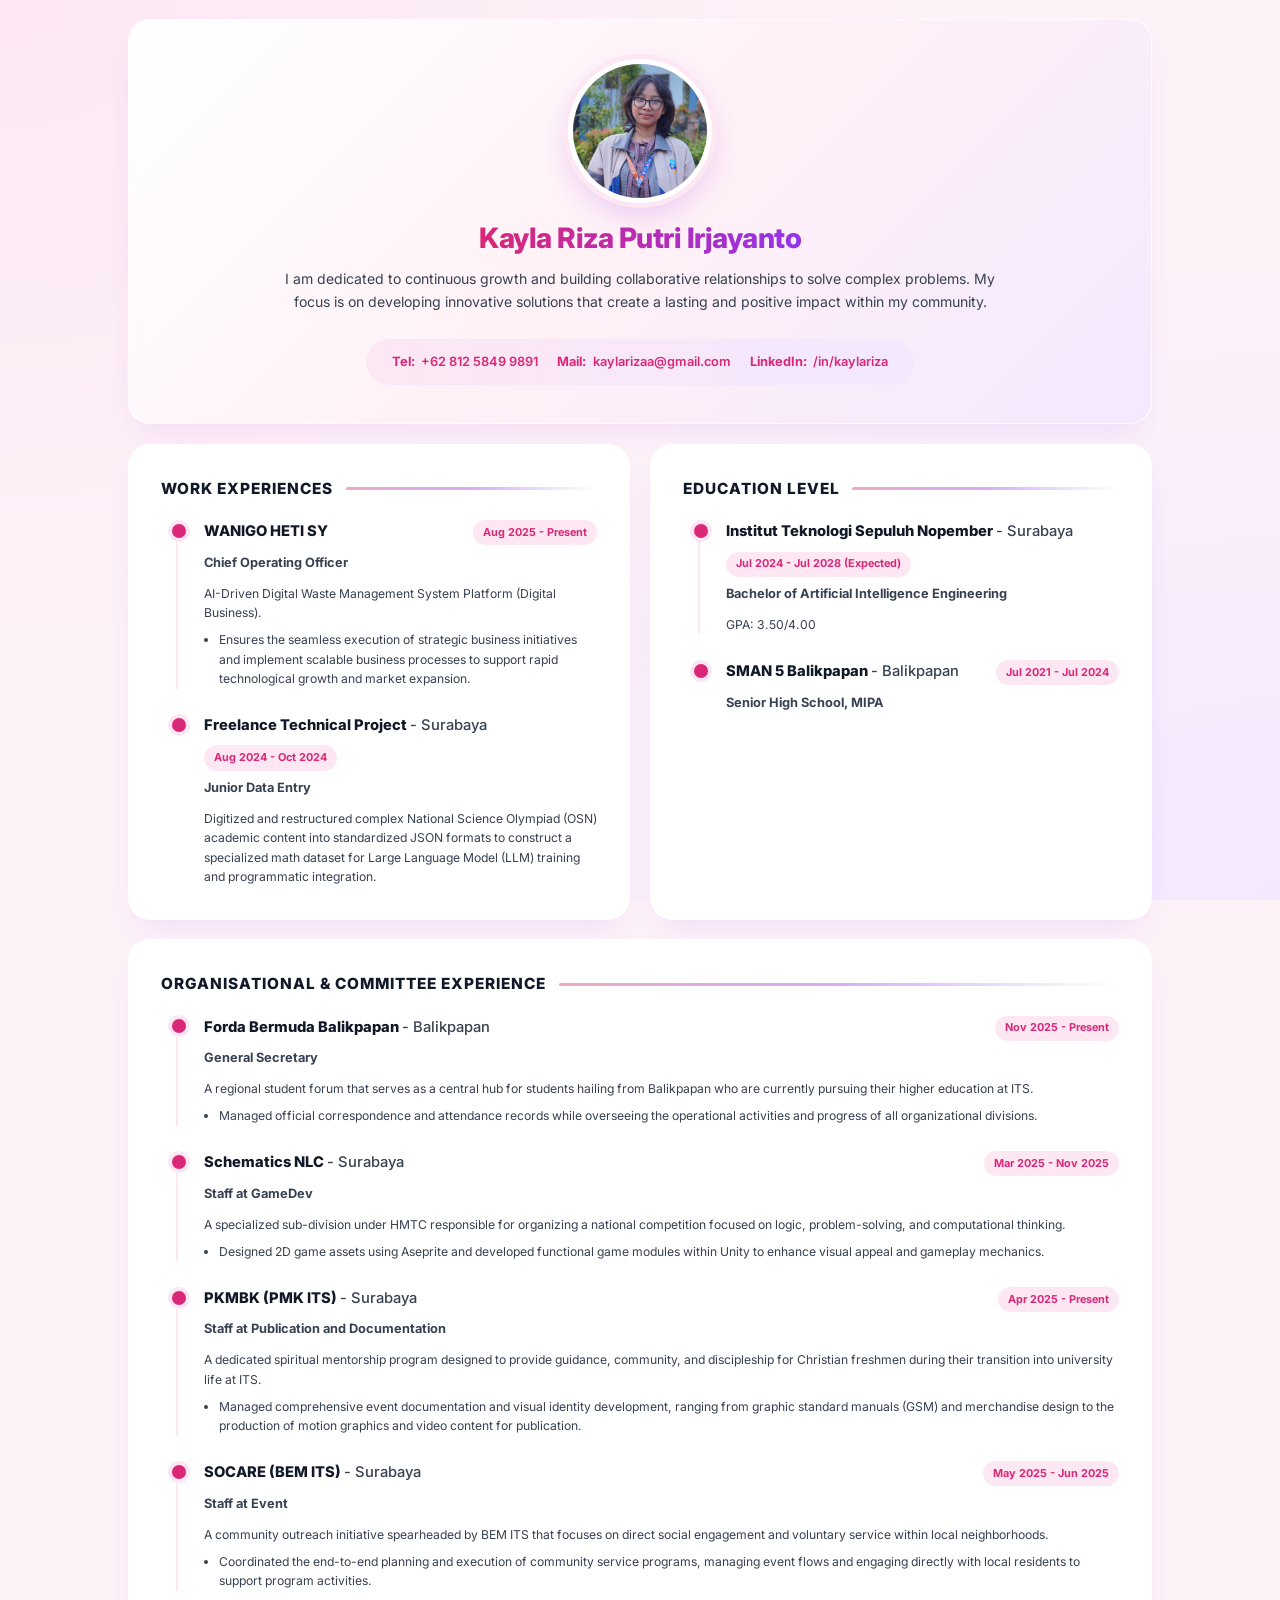
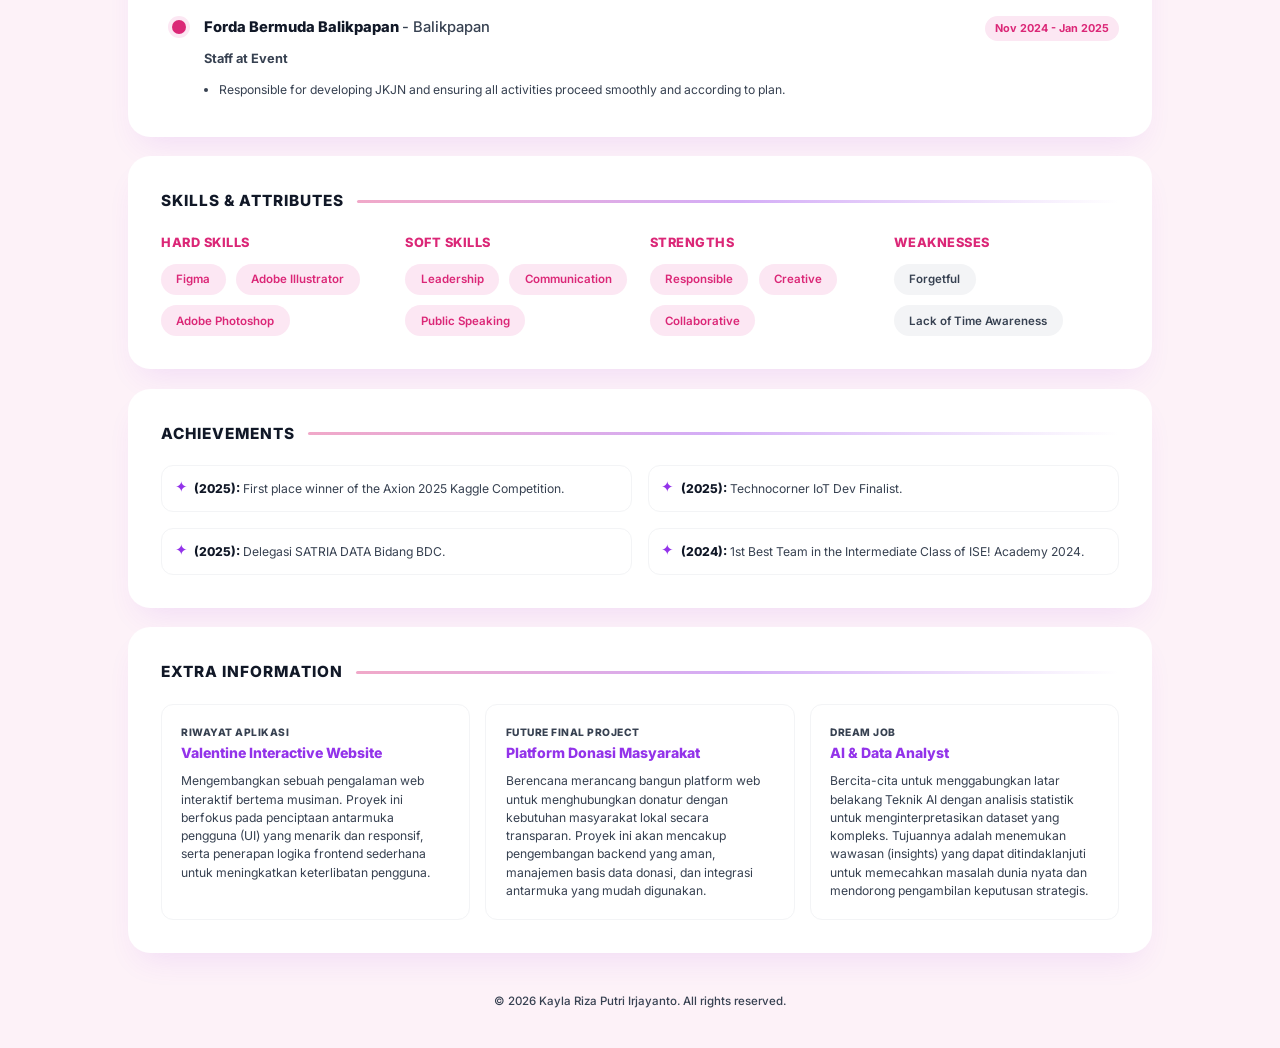
<file: Pertemuan-01/index.html>
<!DOCTYPE html>
<html lang="en">
<head>
    <meta charset="UTF-8">
    <meta name="viewport" content="width=device-width, initial-scale=1.0">
    <title>Professional CV - Kayla Riza Putri Irjayanto</title>
    <link href="https://fonts.googleapis.com/css2?family=Inter:wght@300;400;500;600;700;800&display=swap" rel="stylesheet">
    <link rel="stylesheet" href="style.css">
</head>
<body>

<div class="main-container">
    <header class="card profile-header animate-up">
        <img src="Foto.jpeg" alt="Kayla Riza Putri Irjayanto" class="profile-img" onerror="this.src='https://via.placeholder.com/220/fce7f3/db2777?text=KR'">
        <h1>Kayla Riza Putri Irjayanto</h1>
        <p class="bio">
            I am dedicated to continuous growth and building collaborative relationships to solve complex problems. My focus is on developing innovative solutions that create a lasting and positive impact within my community.
        </p>
        <div class="contact-box">
            <a href="tel:+6281258499891" class="contact-link">
                <strong>Tel:</strong> +62 812 5849 9891
            </a>
            <a href="mailto:kaylarizaa@gmail.com" class="contact-link">
                <strong>Mail:</strong> kaylarizaa@gmail.com
            </a>
            <a href="https://www.linkedin.com/in/kaylariza" target="_blank" class="contact-link">
                <strong>LinkedIn:</strong> /in/kaylariza
            </a>
        </div>
    </header>

    <div class="layout-grid">
        <section class="card animate-up" style="transition-delay: 0.1s;">
            <h2 class="section-title">Work Experiences</h2>
            <div class="timeline">
                <div class="timeline-item">
                    <div class="item-header">
                        <span class="item-title">WANIGO HETI SY</span>
                        <span class="item-date">Aug 2025 - Present</span>
                    </div>
                    <div class="item-subtitle">Chief Operating Officer</div>
                    <div class="item-desc">
                        <p>AI-Driven Digital Waste Management System Platform (Digital Business).</p>
                        <ul>
                            <li>Ensures the seamless execution of strategic business initiatives and implement scalable business processes to support rapid technological growth and market expansion.</li>
                        </ul>
                    </div>
                </div>
                <div class="timeline-item">
                    <div class="item-header">
                        <span class="item-title">Freelance Technical Project <span class="item-location">- Surabaya</span></span>
                        <span class="item-date">Aug 2024 - Oct 2024</span>
                    </div>
                    <div class="item-subtitle">Junior Data Entry</div>
                    <p class="item-desc">
                        Digitized and restructured complex National Science Olympiad (OSN) academic content into standardized JSON formats to construct a specialized math dataset for Large Language Model (LLM) training and programmatic integration.
                    </p>
                </div>
            </div>
        </section>

        <section class="card animate-up" style="transition-delay: 0.2s;">
            <h2 class="section-title">Education Level</h2>
            <div class="timeline">
                <div class="timeline-item">
                    <div class="item-header">
                        <span class="item-title">Institut Teknologi Sepuluh Nopember <span class="item-location">- Surabaya</span></span>
                        <span class="item-date">Jul 2024 - Jul 2028 (Expected)</span>
                    </div>
                    <div class="item-subtitle">Bachelor of Artificial Intelligence Engineering</div>
                    <p class="item-desc">GPA: 3.50/4.00</p>
                </div>
                <div class="timeline-item">
                    <div class="item-header">
                        <span class="item-title">SMAN 5 Balikpapan <span class="item-location">- Balikpapan</span></span>
                        <span class="item-date">Jul 2021 - Jul 2024</span>
                    </div>
                    <div class="item-subtitle">Senior High School, MIPA</div>
                </div>
            </div>
        </section>
    </div>

    <section class="card animate-up" style="transition-delay: 0.3s;">
        <h2 class="section-title">Organisational & Committee Experience</h2>
        <div class="timeline">
            <div class="timeline-item">
                <div class="item-header">
                    <span class="item-title">Forda Bermuda Balikpapan <span class="item-location">- Balikpapan</span></span>
                    <span class="item-date">Nov 2025 - Present</span>
                </div>
                <div class="item-subtitle">General Secretary</div>
                <div class="item-desc">
                    <p>A regional student forum that serves as a central hub for students hailing from Balikpapan who are currently pursuing their higher education at ITS.</p>
                    <ul>
                        <li>Managed official correspondence and attendance records while overseeing the operational activities and progress of all organizational divisions.</li>
                    </ul>
                </div>
            </div>
            <div class="timeline-item">
                <div class="item-header">
                    <span class="item-title">Schematics NLC <span class="item-location">- Surabaya</span></span>
                    <span class="item-date">Mar 2025 - Nov 2025</span>
                </div>
                <div class="item-subtitle">Staff at GameDev</div>
                <div class="item-desc">
                    <p>A specialized sub-division under HMTC responsible for organizing a national competition focused on logic, problem-solving, and computational thinking.</p>
                    <ul>
                        <li>Designed 2D game assets using Aseprite and developed functional game modules within Unity to enhance visual appeal and gameplay mechanics.</li>
                    </ul>
                </div>
            </div>
            <div class="timeline-item">
                <div class="item-header">
                    <span class="item-title">PKMBK (PMK ITS) <span class="item-location">- Surabaya</span></span>
                    <span class="item-date">Apr 2025 - Present</span>
                </div>
                <div class="item-subtitle">Staff at Publication and Documentation</div>
                <div class="item-desc">
                    <p>A dedicated spiritual mentorship program designed to provide guidance, community, and discipleship for Christian freshmen during their transition into university life at ITS.</p>
                    <ul>
                        <li>Managed comprehensive event documentation and visual identity development, ranging from graphic standard manuals (GSM) and merchandise design to the production of motion graphics and video content for publication.</li>
                    </ul>
                </div>
            </div>
            <div class="timeline-item">
                <div class="item-header">
                    <span class="item-title">SOCARE (BEM ITS) <span class="item-location">- Surabaya</span></span>
                    <span class="item-date">May 2025 - Jun 2025</span>
                </div>
                <div class="item-subtitle">Staff at Event</div>
                <div class="item-desc">
                    <p>A community outreach initiative spearheaded by BEM ITS that focuses on direct social engagement and voluntary service within local neighborhoods.</p>
                    <ul>
                        <li>Coordinated the end-to-end planning and execution of community service programs, managing event flows and engaging directly with local residents to support program activities.</li>
                    </ul>
                </div>
            </div>
            <div class="timeline-item">
                <div class="item-header">
                    <span class="item-title">Forda Bermuda Balikpapan <span class="item-location">- Balikpapan</span></span>
                    <span class="item-date">Nov 2024 - Jan 2025</span>
                </div>
                <div class="item-subtitle">Staff at Event</div>
                <div class="item-desc">
                    <ul>
                        <li>Responsible for developing JKJN and ensuring all activities proceed smoothly and according to plan.</li>
                    </ul>
                </div>
            </div>
        </div>
    </section>

    <section class="card animate-up" style="transition-delay: 0.4s;">
        <h2 class="section-title">Skills & Attributes</h2>
        <div class="skills-grid">
            <div class="skills-category">
                <h3>Hard Skills</h3>
                <div class="tags">
                    <span class="tag">Figma</span>
                    <span class="tag">Adobe Illustrator</span>
                    <span class="tag">Adobe Photoshop</span>
                </div>
            </div>
            <div class="skills-category">
                <h3>Soft Skills</h3>
                <div class="tags">
                    <span class="tag">Leadership</span>
                    <span class="tag">Communication</span>
                    <span class="tag">Public Speaking</span>
                </div>
            </div>
            <div class="skills-category">
                <h3>Strengths</h3>
                <div class="tags">
                    <span class="tag">Responsible</span>
                    <span class="tag">Creative</span>
                    <span class="tag">Collaborative</span>
                </div>
            </div>
            <div class="skills-category">
                <h3>Weaknesses</h3>
                <div class="tags">
                    <span class="tag neutral">Forgetful</span>
                    <span class="tag neutral">Lack of Time Awareness</span>
                </div>
            </div>
        </div>
    </section>

    <section class="card animate-up" style="transition-delay: 0.5s;">
        <h2 class="section-title">Achievements</h2>
        <ul class="achievements-list">
            <li><strong>(2025):</strong> First place winner of the Axion 2025 Kaggle Competition.</li>
            <li><strong>(2025):</strong> Technocorner IoT Dev Finalist.</li>
            <li><strong>(2025):</strong> Delegasi SATRIA DATA Bidang BDC.</li>
            <li><strong>(2024):</strong> 1st Best Team in the Intermediate Class of ISE! Academy 2024.</li>
        </ul>
    </section>

    <section class="card animate-up" style="transition-delay: 0.6s;">
        <h2 class="section-title">Extra Information</h2>
        <div class="extra-grid">
            <div class="extra-card">
                <span class="extra-label">Riwayat Aplikasi</span>
                <span class="extra-value">Valentine Interactive Website</span>
                <p class="extra-detail">
                    Mengembangkan sebuah pengalaman web interaktif bertema musiman. Proyek ini berfokus pada penciptaan antarmuka pengguna (UI) yang menarik dan responsif, serta penerapan logika frontend sederhana untuk meningkatkan keterlibatan pengguna.
                </p>
            </div>
            <div class="extra-card">
                <span class="extra-label">Future Final Project</span>
                <span class="extra-value">Platform Donasi Masyarakat</span>
                <p class="extra-detail">
                    Berencana merancang bangun platform web untuk menghubungkan donatur dengan kebutuhan masyarakat lokal secara transparan. Proyek ini akan mencakup pengembangan backend yang aman, manajemen basis data donasi, dan integrasi antarmuka yang mudah digunakan.
                </p>
            </div>
            <div class="extra-card">
                <span class="extra-label">Dream Job</span>
                <span class="extra-value">AI & Data Analyst</span>
                <p class="extra-detail">
                    Bercita-cita untuk menggabungkan latar belakang Teknik AI dengan analisis statistik untuk menginterpretasikan dataset yang kompleks. Tujuannya adalah menemukan wawasan (insights) yang dapat ditindaklanjuti untuk memecahkan masalah dunia nyata dan mendorong pengambilan keputusan strategis.
                </p>
            </div>
        </div>
    </section>

    <footer class="footer animate-up" style="transition-delay: 0.7s;">
        © 2026 Kayla Riza Putri Irjayanto. All rights reserved.
    </footer>
</div>

<script>
    document.addEventListener("DOMContentLoaded", function() {
        const observerOptions = {
            root: null,
            rootMargin: '0px',
            threshold: 0.15
        };

        const observer = new IntersectionObserver((entries, observer) => {
            entries.forEach((entry) => {
                if (entry.isIntersecting) {
                    entry.target.classList.add('is-visible');
                    observer.unobserve(entry.target);
                }
            });
        }, observerOptions);

        const animatedElements = document.querySelectorAll('.animate-up');
        animatedElements.forEach((el) => observer.observe(el));
    });
</script>

</body>
</html>
</file>
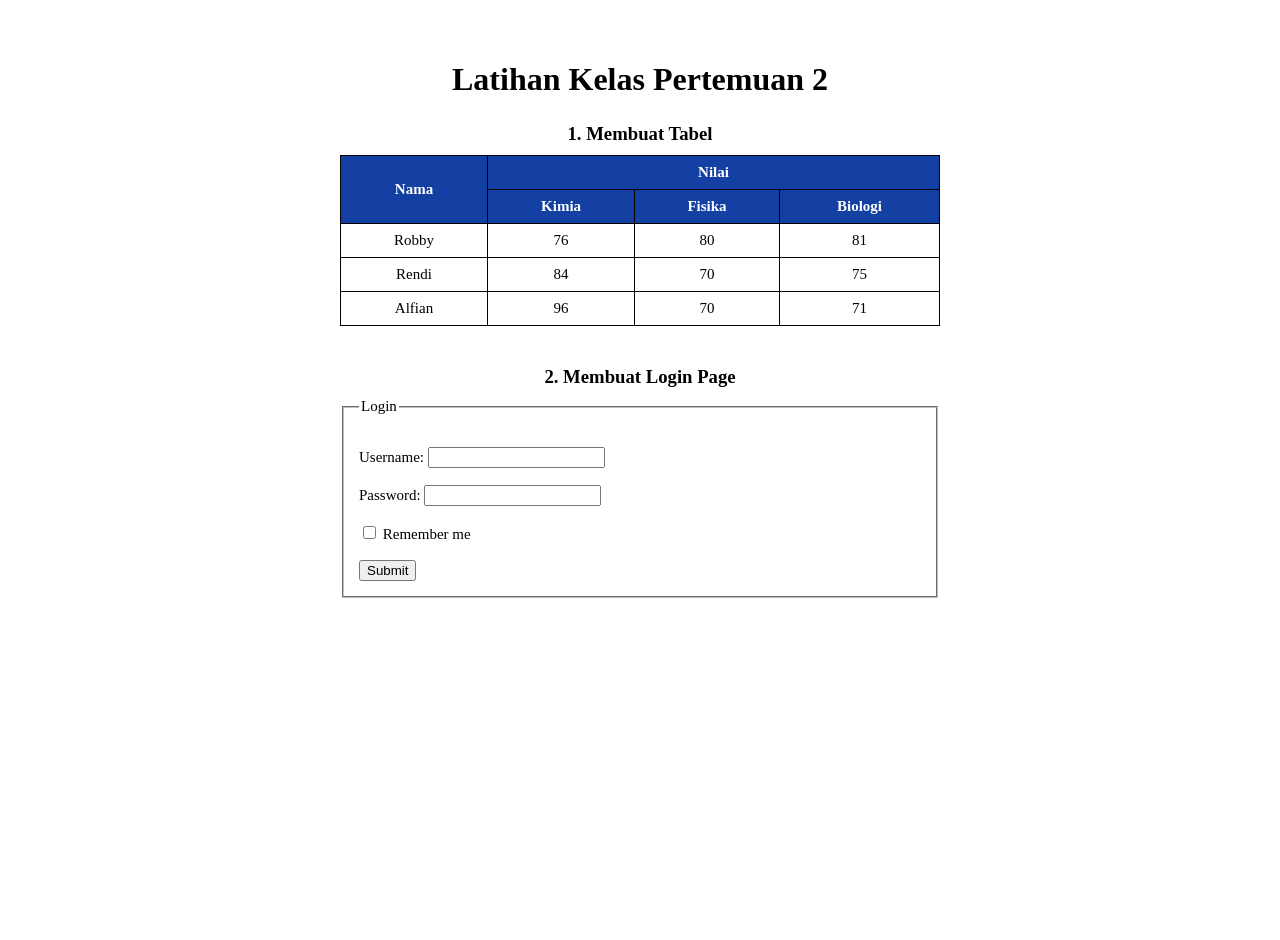
<file: Pertemuan-02/index.html>
<!DOCTYPE html>
<html lang="en">
<head>
<meta charset="UTF-8">
<meta name="viewport" content="width=device-width, initial-scale=1.0">
<title>Latihan Kelas Pertemuan 2</title>
<style>
    body {
        display: flex;
        flex-direction: column;
        align-items: center;
        padding-top: 40px;
        min-height: 100vh;
        margin: 0;
        font-family: 'Times New Roman', Times, serif;
    }
    h1 {
        margin-bottom: 5px;
    }
    h3 {
        margin-top: 20px;
        margin-bottom: 10px;
    }
    table {
        min-width: 600px;
        font-size: 15px;
        margin-bottom: 20px;
    }
    table, th, td {
        border: 1px solid black;
        border-collapse: collapse;
        padding: 8px;
        text-align: center;
    }
    form {
        width: 100%;
        max-width: 600px;
    }
    fieldset {
        font-size: 15px;
        padding: 15px;
    }
</style>
</head>
<body>

    <h1>Latihan Kelas Pertemuan 2</h1>
    
    <h3>1. Membuat Tabel</h3>
    <table>
        <tr style="background-color: rgb(20, 63, 163); color: white;">
            <th rowspan="2">Nama</th>
            <th colspan="3">Nilai</th>
        </tr>
        <tr style="background-color: rgb(20, 63, 163); color: white;">
            <th>Kimia</th>
            <th>Fisika</th>
            <th>Biologi</th>
        </tr>
        <tr>
            <td>Robby</td>
            <td>76</td>
            <td>80</td>
            <td>81</td>
        </tr>
        <tr>
            <td>Rendi</td>
            <td>84</td>
            <td>70</td>
            <td>75</td>
        </tr>
        <tr>
            <td>Alfian</td>
            <td>96</td>
            <td>70</td>
            <td>71</td>
        </tr>
    </table>

    <h3>2. Membuat Login Page</h3>
    <form onsubmit="alert('anda telah login'); return false;">
        <fieldset>
            <legend>Login</legend><br>
            <label for="fname">Username:</label>
            <input type="text" id="fname" name="fname" minlength="5"><br><br>
            
            <label for="lname">Password:</label>
            <input type="password" id="lname" name="lname" minlength="8" required><br><br>
            
            <input type="checkbox" id="remember" name="remember">
            <label for="remember">Remember me</label><br><br>
            
            <input type="submit" value="Submit">
        </fieldset>
    </form>

</body>
</html>
</file>
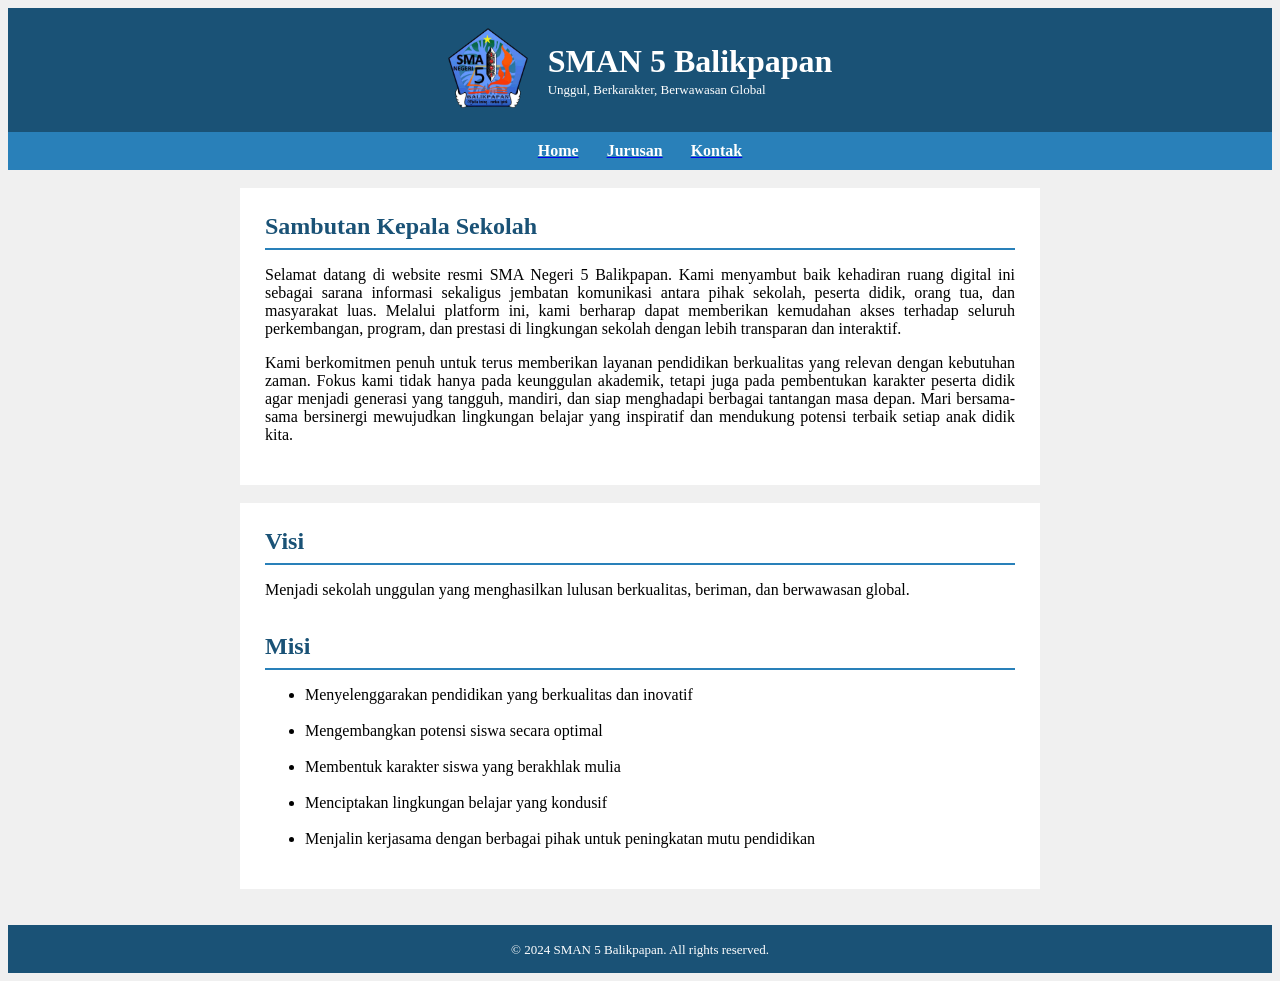
<file: Pertemuan-03/index.html>
<!DOCTYPE html>
<html lang="id">
<head>
    <meta charset="UTF-8">
    <meta name="viewport" content="width=device-width, initial-scale=1.0">
    <title>SMAN 5 Balikpapan</title>
</head>
<body bgcolor="#f0f0f0">

    <!-- Header -->
    <table width="100%" bgcolor="#1a5276" cellpadding="20" cellspacing="0">
        <tr>
            <td align="center">
                <table cellpadding="0" cellspacing="0">
                    <tr>
                        <td valign="middle">
                            <img src="assets/logo.png" alt="Logo SMAN 5 Balikpapan" width="80" height="80">
                        </td>
                        <td valign="middle" width="20"></td>
                        <td valign="middle">
                            <font color="white" size="6"><b>SMAN 5 Balikpapan</b></font><br>
                            <font color="white" size="2">Unggul, Berkarakter, Berwawasan Global</font>
                        </td>
                    </tr>
                </table>
            </td>
        </tr>
    </table>

    <!-- Navigation -->
    <table width="100%" bgcolor="#2980b9" cellpadding="10" cellspacing="0">
        <tr>
            <td align="center">
                <a href="index.html"><font color="white" size="3"><b>Home</b></font></a>
                &nbsp;&nbsp;&nbsp;&nbsp;&nbsp;
                <a href="jurusan.html"><font color="white" size="3"><b>Jurusan</b></font></a>
                &nbsp;&nbsp;&nbsp;&nbsp;&nbsp;
                <a href="kontak.html"><font color="white" size="3"><b>Kontak</b></font></a>
            </td>
        </tr>
    </table>

    <br>

    <!-- Main Content -->
    <center>
        <table width="800" bgcolor="white" cellpadding="25" cellspacing="0" border="0">
            <tr>
                <td>
                    <font size="5" color="#1a5276"><b>Sambutan Kepala Sekolah</b></font>
                    <hr color="#2980b9" size="2">
                    <p align="justify">
                        Selamat datang di website resmi SMA Negeri 5 Balikpapan. Kami menyambut baik kehadiran ruang digital ini sebagai sarana informasi sekaligus jembatan komunikasi antara pihak sekolah, peserta didik, orang tua, dan masyarakat luas. Melalui platform ini, kami berharap dapat memberikan kemudahan akses terhadap seluruh perkembangan, program, dan prestasi di lingkungan sekolah dengan lebih transparan dan interaktif.
                    </p>    
                    <p align="justify">
                        Kami berkomitmen penuh untuk terus memberikan layanan pendidikan berkualitas yang relevan dengan kebutuhan zaman. Fokus kami tidak hanya pada keunggulan akademik, tetapi juga pada pembentukan karakter peserta didik agar menjadi generasi yang tangguh, mandiri, dan siap menghadapi berbagai tantangan masa depan. Mari bersama-sama bersinergi mewujudkan lingkungan belajar yang inspiratif dan mendukung potensi terbaik setiap anak didik kita.
                    </p>
                </td>
            </tr>
        </table>

        <br>

        <table width="800" bgcolor="white" cellpadding="25" cellspacing="0" border="0">
            <tr>
                <td>
                    <font size="5" color="#1a5276"><b>Visi</b></font>
                    <hr color="#2980b9" size="2">
                    <p align="justify">
                        Menjadi sekolah unggulan yang menghasilkan lulusan berkualitas, beriman, dan berwawasan global.
                    </p>

                    <br>

                    <font size="5" color="#1a5276"><b>Misi</b></font>
                    <hr color="#2980b9" size="2">
                    <ul>
                        <li>Menyelenggarakan pendidikan yang berkualitas dan inovatif</li><br>
                        <li>Mengembangkan potensi siswa secara optimal</li><br>
                        <li>Membentuk karakter siswa yang berakhlak mulia</li><br>
                        <li>Menciptakan lingkungan belajar yang kondusif</li><br>
                        <li>Menjalin kerjasama dengan berbagai pihak untuk peningkatan mutu pendidikan</li>
                    </ul>
                </td>
            </tr>
        </table>
    </center>

    <br><br>

    <!-- Footer -->
    <table width="100%" bgcolor="#1a5276" cellpadding="15" cellspacing="0">
        <tr>
            <td align="center">
                <font color="white" size="2">&copy; 2024 SMAN 5 Balikpapan. All rights reserved.</font>
            </td>
        </tr>
    </table>

</body>
</html>
</file>
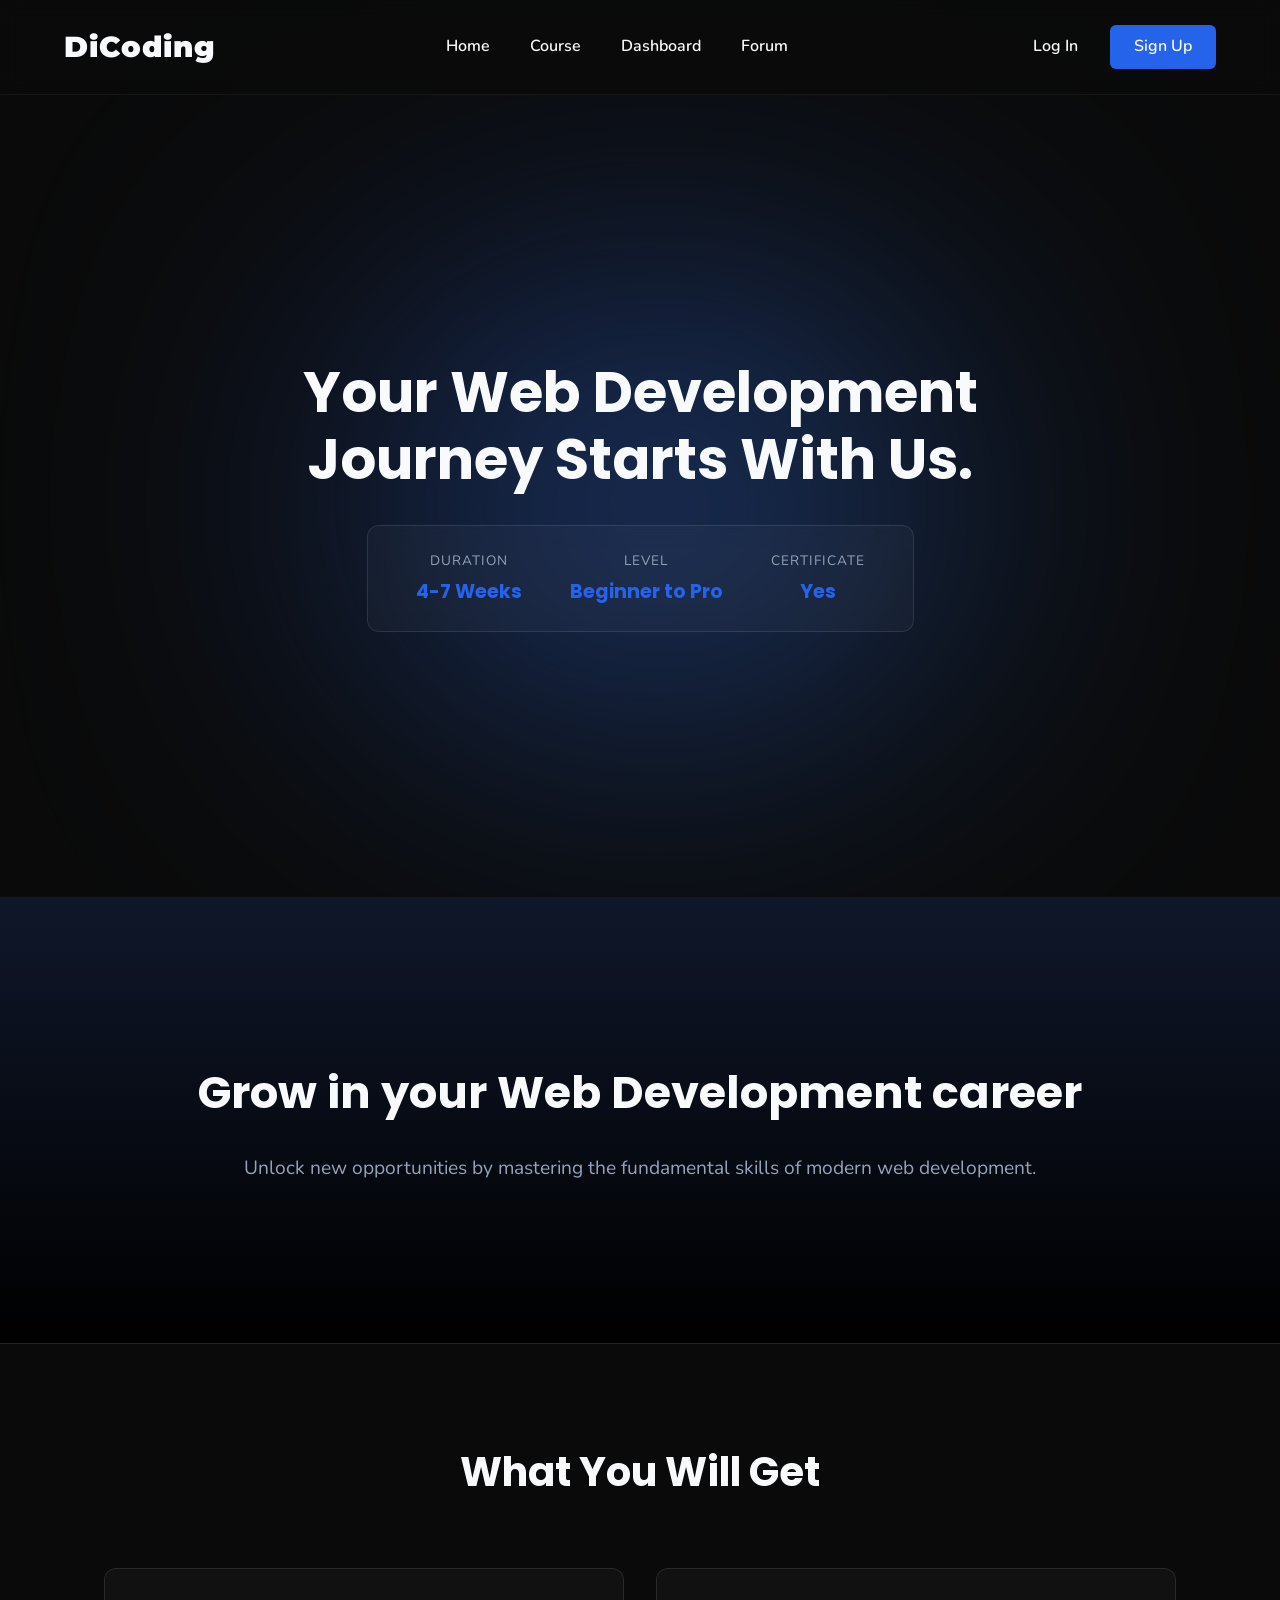
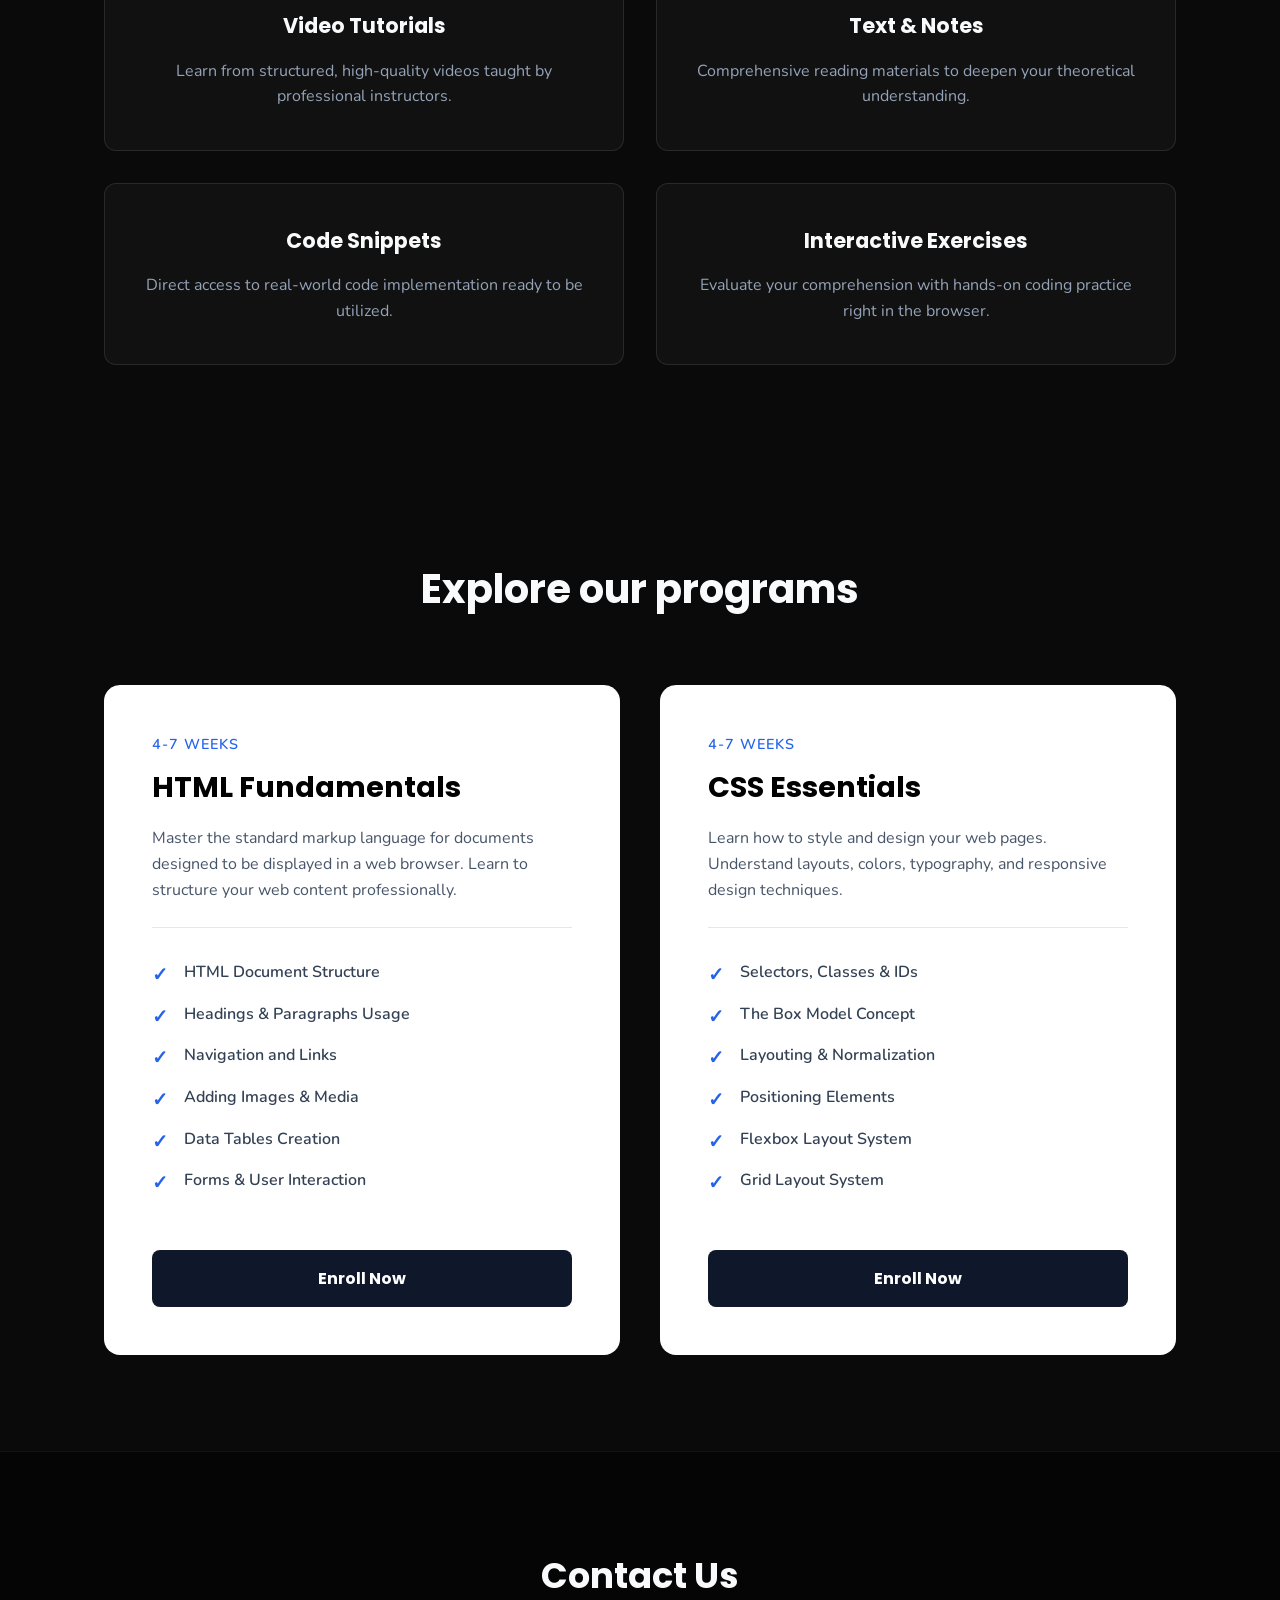
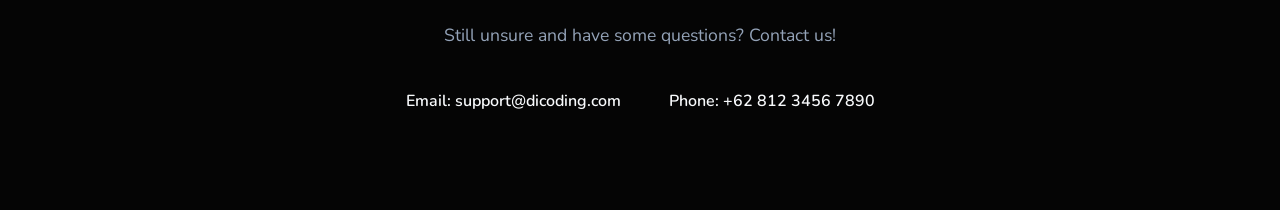
<file: Pertemuan-04/index.html>
<!DOCTYPE html>
<html lang="en">
<head>
    <meta charset="UTF-8">
    <meta name="viewport" content="width=device-width, initial-scale=1.0">
    <title>DiCoding - Web Development Course</title>
    <link rel="preconnect" href="https://fonts.googleapis.com">
    <link rel="preconnect" href="https://fonts.gstatic.com" crossorigin>
    <link href="https://fonts.googleapis.com/css2?family=Montserrat:wght@900&family=Nunito:wght@400;600&family=Poppins:wght@600;700&display=swap" rel="stylesheet">
    <style>
        :root {
            --bg-main: #0a0a0a;
            --bg-banner-start: #0f172a;
            --bg-banner-end: #000000;
            --primary-blue: #2563eb;
            --primary-blue-hover: #1d4ed8;
            --text-light: #f8fafc;
            --text-muted: #94a3b8;
            --card-bg: #ffffff;
            --card-text: #1e293b;
            --border-light: #e2e8f0;
        }

        * {
            margin: 0;
            padding: 0;
            box-sizing: border-box;
        }

        html {
            scroll-behavior: smooth;
        }

        body {
            background-color: var(--bg-main);
            color: var(--text-light);
            font-family: 'Nunito', sans-serif;
            line-height: 1.6;
            overflow-x: hidden;
        }

        h1, h2, h3, h4 {
            font-family: 'Poppins', sans-serif;
        }

        nav {
            display: flex;
            justify-content: space-between;
            align-items: center;
            padding: 1.5rem 5%;
            background-color: rgba(10, 10, 10, 0.9);
            backdrop-filter: blur(10px);
            position: sticky;
            top: 0;
            z-index: 1000;
            border-bottom: 1px solid rgba(255, 255, 255, 0.05);
        }

        .logo {
            font-family: 'Montserrat', sans-serif;
            font-size: 1.8rem;
            font-weight: 900;
            color: var(--text-light);
            text-decoration: none;
            letter-spacing: 1px;
        }

        .nav-links {
            display: flex;
            list-style: none;
            gap: 2.5rem;
            flex: 1;
            justify-content: center;
        }

        .nav-links a {
            color: var(--text-light);
            text-decoration: none;
            font-weight: 600;
            font-size: 1rem;
            transition: color 0.3s ease;
        }

        .nav-links a:hover {
            color: var(--primary-blue);
        }

        .auth-buttons {
            display: flex;
            gap: 1rem;
            align-items: center;
        }

        .btn-login {
            color: var(--text-light);
            text-decoration: none;
            font-weight: 600;
            padding: 0.5rem 1rem;
            transition: color 0.3s ease;
        }

        .btn-login:hover {
            color: var(--primary-blue);
        }

        .btn-signup {
            background-color: var(--primary-blue);
            color: var(--text-light);
            text-decoration: none;
            padding: 0.6rem 1.5rem;
            border-radius: 6px;
            font-weight: 600;
            transition: background-color 0.3s ease;
        }

        .btn-signup:hover {
            background-color: var(--primary-blue-hover);
        }

        .hero {
            position: relative;
            padding: 8rem 5%;
            text-align: center;
            display: flex;
            flex-direction: column;
            align-items: center;
            justify-content: center;
            min-height: 89vh;
        }

        .blur-bg {
            position: absolute;
            top: 50%;
            left: 50%;
            transform: translate(-50%, -50%);
            width: 600px;
            height: 400px;
            background: linear-gradient(135deg, #1e3a8a 0%, #3b82f6 100%);
            filter: blur(150px);
            border-radius: 50%;
            z-index: -1;
            opacity: 0.6;
        }

        .hero h1 {
            font-size: 3.5rem;
            max-width: 900px;
            margin-bottom: 2rem;
            line-height: 1.2;
        }

        .hero-stats {
            display: flex;
            gap: 3rem;
            justify-content: center;
            background: rgba(255, 255, 255, 0.03);
            border: 1px solid rgba(255, 255, 255, 0.1);
            padding: 1.5rem 3rem;
            border-radius: 12px;
            backdrop-filter: blur(10px);
        }

        .stat-item {
            display: flex;
            flex-direction: column;
            align-items: center;
        }

        .stat-label {
            font-size: 0.85rem;
            color: var(--text-muted);
            text-transform: uppercase;
            letter-spacing: 1px;
            margin-bottom: 0.3rem;
        }

        .stat-value {
            font-size: 1.2rem;
            font-weight: 700;
            font-family: 'Poppins', sans-serif;
            color: var(--primary-blue);
        }

        .info-banner {
            background: linear-gradient(to bottom, var(--bg-banner-start), var(--bg-banner-end));
            padding: 10rem 5%;
            text-align: center;
            border-top: 1px solid rgba(255, 255, 255, 0.05);
            border-bottom: 1px solid rgba(255, 255, 255, 0.05);
        }

        .info-banner h2 {
            font-size: 2.8rem;
            margin-bottom: 1.5rem;
        }

        .info-banner p {
            font-size: 1.2rem;
            color: var(--text-muted);
            max-width: 800px;
            margin: 0 auto;
        }

        .learning-content {
            padding: 6rem 5%;
            max-width: 1200px;
            margin: 0 auto;
        }

        .section-title {
            text-align: center;
            font-size: 2.5rem;
            margin-bottom: 4rem;
        }

        .content-grid {
            display: grid;
            grid-template-columns: repeat(2, 1fr);
            gap: 2rem;
        }

        .content-card {
            background-color: rgba(255, 255, 255, 0.03);
            border: 1px solid rgba(255, 255, 255, 0.1);
            padding: 2.5rem;
            border-radius: 12px;
            text-align: center;
            transition: transform 0.3s ease, background-color 0.3s ease;
        }

        .content-card:hover {
            transform: translateY(-5px);
            background-color: rgba(255, 255, 255, 0.05);
        }

        .content-card h4 {
            font-size: 1.3rem;
            margin-bottom: 1rem;
            color: var(--text-light);
        }

        .content-card p {
            font-size: 1rem;
            color: var(--text-muted);
        }

        .programs-section {
            padding: 6rem 5%;
            max-width: 1200px;
            margin: 0 auto;
        }

        .programs-grid {
            display: grid;
            grid-template-columns: repeat(2, 1fr);
            gap: 2.5rem;
        }

        .program-card {
            background-color: var(--card-bg);
            color: var(--card-text);
            padding: 3rem;
            border-radius: 16px;
            display: flex;
            flex-direction: column;
        }

        .program-duration {
            font-size: 0.9rem;
            font-weight: 600;
            color: var(--primary-blue);
            margin-bottom: 0.5rem;
            text-transform: uppercase;
            letter-spacing: 1px;
        }

        .program-card h3 {
            font-size: 1.8rem;
            margin-bottom: 1rem;
            color: #000000;
        }

        .program-def {
            font-size: 1rem;
            color: #475569;
            margin-bottom: 2rem;
            padding-bottom: 1.5rem;
            border-bottom: 1px solid var(--border-light);
        }

        .program-card ul {
            list-style: none;
            margin-bottom: 2.5rem;
            flex-grow: 1;
        }

        .program-card ul li {
            position: relative;
            padding-left: 2rem;
            margin-bottom: 1rem;
            color: #334155;
            font-weight: 600;
        }

        .program-card ul li::before {
            content: '\2713';
            position: absolute;
            left: 0;
            top: 0;
            color: var(--primary-blue);
            font-size: 1.2rem;
            font-weight: bold;
        }

        .btn-enroll {
            display: block;
            text-align: center;
            background-color: #0f172a;
            color: #ffffff;
            text-decoration: none;
            padding: 1rem;
            border-radius: 8px;
            font-weight: 700;
            font-family: 'Poppins', sans-serif;
            transition: background-color 0.3s ease;
            border: none;
            cursor: pointer;
        }

        .btn-enroll:hover {
            background-color: var(--primary-blue);
        }

        .contact-section {
            padding: 6rem 5%;
            text-align: center;
            background-color: #050505;
            border-top: 1px solid rgba(255, 255, 255, 0.05);
        }

        .contact-section h2 {
            font-size: 2.2rem;
            margin-bottom: 1rem;
        }

        .contact-desc {
            font-size: 1.1rem;
            color: var(--text-muted);
            margin-bottom: 2.5rem;
        }

        .contact-info {
            display: flex;
            justify-content: center;
            gap: 3rem;
            color: var(--text-light);
            font-weight: 600;
        }

        @media (max-width: 768px) {
            .content-grid, .programs-grid {
                grid-template-columns: 1fr;
            }
            .hero-stats {
                flex-direction: column;
                gap: 1.5rem;
            }
            .nav-links {
                display: none;
            }
            .auth-buttons {
                display: none;
            }
            .contact-info {
                flex-direction: column;
                gap: 1rem;
            }
        }
    </style>
</head>
<body>

    <nav>
        <a href="#" class="logo">DiCoding</a>
        <ul class="nav-links">
            <li><a href="#">Home</a></li>
            <li><a href="#courses">Course</a></li>
            <li><a href="#">Dashboard</a></li>
            <li><a href="#">Forum</a></li>
        </ul>
        <div class="auth-buttons">
            <a href="#" class="btn-login">Log In</a>
            <a href="#" class="btn-signup">Sign Up</a>
        </div>
    </nav>

    <header class="hero">
        <div class="blur-bg"></div>
        <h1>Your Web Development Journey Starts With Us.</h1>
        
        <div class="hero-stats">
            <div class="stat-item">
                <span class="stat-label">Duration</span>
                <span class="stat-value">4-7 Weeks</span>
            </div>
            <div class="stat-item">
                <span class="stat-label">Level</span>
                <span class="stat-value">Beginner to Pro</span>
            </div>
            <div class="stat-item">
                <span class="stat-label">Certificate</span>
                <span class="stat-value">Yes</span>
            </div>
        </div>
    </header>

    <section class="info-banner">
        <h2>Grow in your Web Development career</h2>
        <p>Unlock new opportunities by mastering the fundamental skills of modern web development.</p>
    </section>

    <section class="learning-content">
        <h2 class="section-title">What You Will Get</h2>
        <div class="content-grid">
            <div class="content-card">
                <h4>Video Tutorials</h4>
                <p>Learn from structured, high-quality videos taught by professional instructors.</p>
            </div>
            <div class="content-card">
                <h4>Text & Notes</h4>
                <p>Comprehensive reading materials to deepen your theoretical understanding.</p>
            </div>
            <div class="content-card">
                <h4>Code Snippets</h4>
                <p>Direct access to real-world code implementation ready to be utilized.</p>
            </div>
            <div class="content-card">
                <h4>Interactive Exercises</h4>
                <p>Evaluate your comprehension with hands-on coding practice right in the browser.</p>
            </div>
        </div>
    </section>

    <section id="courses" class="programs-section">
        <h2 class="section-title">Explore our programs</h2>
        
        <div class="programs-grid">
            <div class="program-card">
                <div class="program-duration">4-7 Weeks</div>
                <h3>HTML Fundamentals</h3>
                <p class="program-def">Master the standard markup language for documents designed to be displayed in a web browser. Learn to structure your web content professionally.</p>
                <ul>
                    <li>HTML Document Structure</li>
                    <li>Headings & Paragraphs Usage</li>
                    <li>Navigation and Links</li>
                    <li>Adding Images & Media</li>
                    <li>Data Tables Creation</li>
                    <li>Forms & User Interaction</li>
                </ul>
                <a href="#" class="btn-enroll">Enroll Now</a>
            </div>

            <div class="program-card">
                <div class="program-duration">4-7 Weeks</div>
                <h3>CSS Essentials</h3>
                <p class="program-def">Learn how to style and design your web pages. Understand layouts, colors, typography, and responsive design techniques.</p>
                <ul>
                    <li>Selectors, Classes & IDs</li>
                    <li>The Box Model Concept</li>
                    <li>Layouting & Normalization</li>
                    <li>Positioning Elements</li>
                    <li>Flexbox Layout System</li>
                    <li>Grid Layout System</li>
                </ul>
                <a href="#" class="btn-enroll">Enroll Now</a>
            </div>
        </div>
    </section>

    <section class="contact-section">
        <h2>Contact Us</h2>
        <p class="contact-desc">Still unsure and have some questions? Contact us!</p>
        <div class="contact-info">
            <p>Email: support@dicoding.com</p>
            <p>Phone: +62 812 3456 7890</p>
        </div>
    </section>

</body>
</html>
</file>
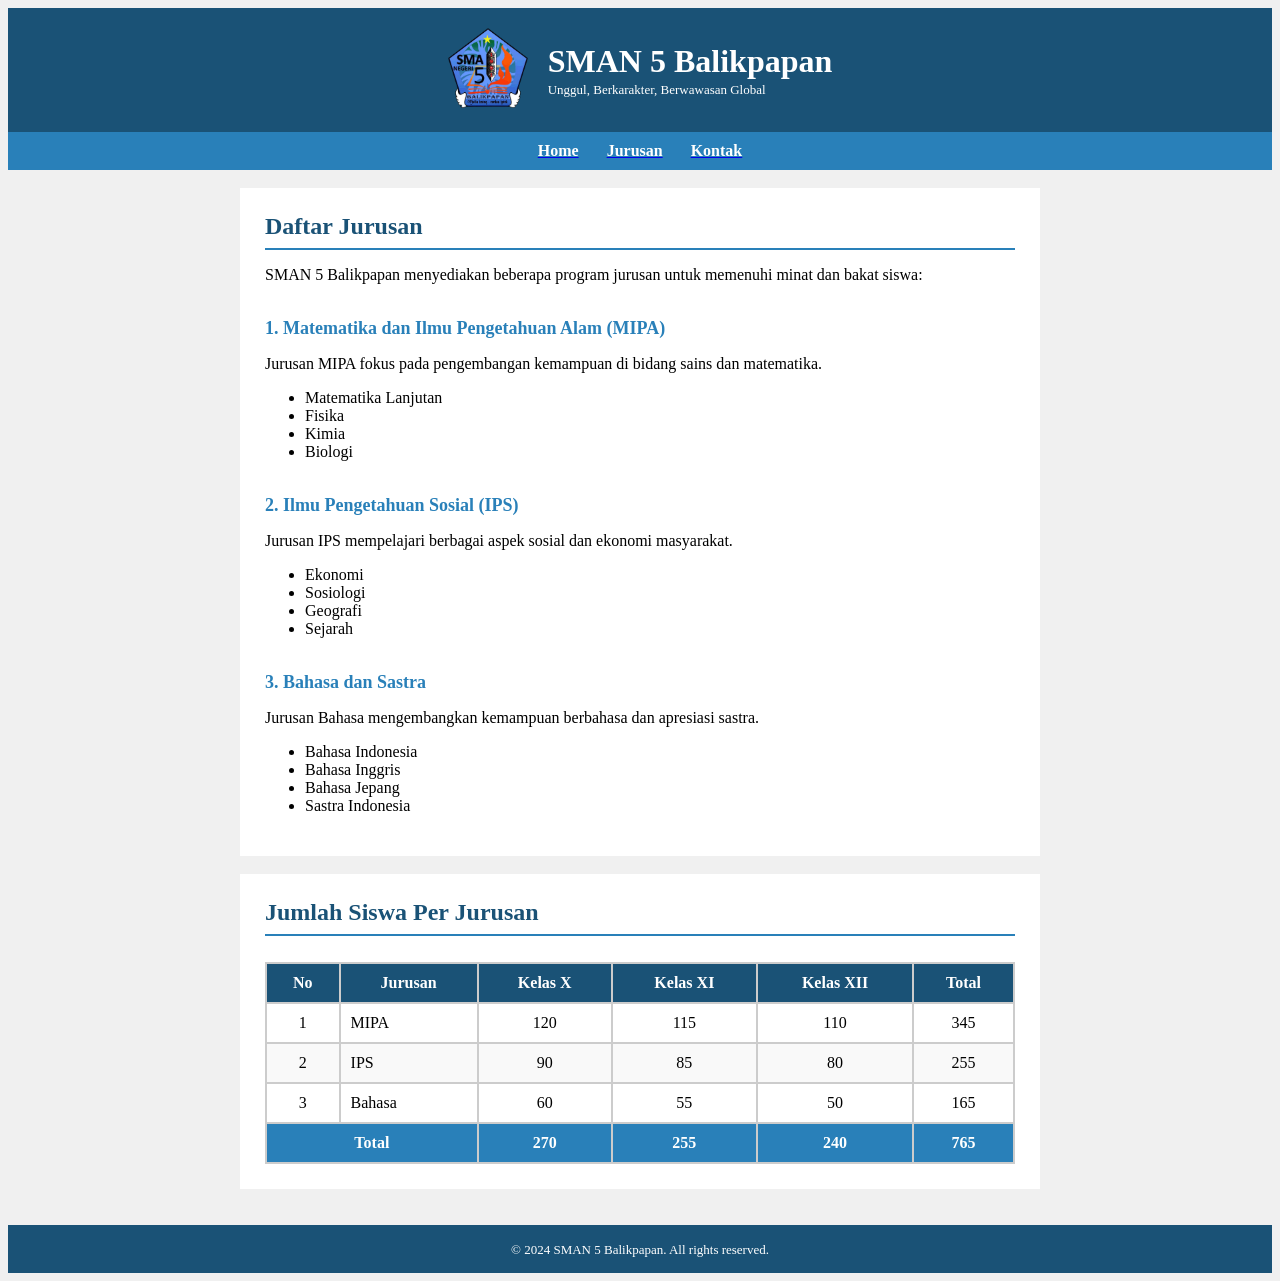
<file: Pertemuan-03/jurusan.html>
<!DOCTYPE html>
<html lang="id">
<head>
    <meta charset="UTF-8">
    <meta name="viewport" content="width=device-width, initial-scale=1.0">
    <title>Jurusan - SMAN 5 Balikpapan</title>
</head>
<body bgcolor="#f0f0f0">

    <!-- Header -->
    <table width="100%" bgcolor="#1a5276" cellpadding="20" cellspacing="0">
        <tr>
            <td align="center">
                <table cellpadding="0" cellspacing="0">
                    <tr>
                        <td valign="middle">
                            <img src="assets/logo.png" alt="Logo SMAN 5 Balikpapan" width="80" height="80">
                        </td>
                        <td valign="middle" width="20"></td>
                        <td valign="middle">
                            <font color="white" size="6"><b>SMAN 5 Balikpapan</b></font><br>
                            <font color="white" size="2">Unggul, Berkarakter, Berwawasan Global</font>
                        </td>
                    </tr>
                </table>
            </td>
        </tr>
    </table>

    <!-- Navigation -->
    <table width="100%" bgcolor="#2980b9" cellpadding="10" cellspacing="0">
        <tr>
            <td align="center">
                <a href="index.html"><font color="white" size="3"><b>Home</b></font></a>
                &nbsp;&nbsp;&nbsp;&nbsp;&nbsp;
                <a href="jurusan.html"><font color="white" size="3"><b>Jurusan</b></font></a>
                &nbsp;&nbsp;&nbsp;&nbsp;&nbsp;
                <a href="kontak.html"><font color="white" size="3"><b>Kontak</b></font></a>
            </td>
        </tr>
    </table>

    <br>

    <!-- Main Content -->
    <center>
        <table width="800" bgcolor="white" cellpadding="25" cellspacing="0" border="0">
            <tr>
                <td>
                    <font size="5" color="#1a5276"><b>Daftar Jurusan</b></font>
                    <hr color="#2980b9" size="2">
                    <p>SMAN 5 Balikpapan menyediakan beberapa program jurusan untuk memenuhi minat dan bakat siswa:</p>

                    <br>

                    <font size="4" color="#2980b9"><b>1. Matematika dan Ilmu Pengetahuan Alam (MIPA)</b></font>
                    <p>Jurusan MIPA fokus pada pengembangan kemampuan di bidang sains dan matematika.</p>
                    <ul>
                        <li>Matematika Lanjutan</li>
                        <li>Fisika</li>
                        <li>Kimia</li>
                        <li>Biologi</li>
                    </ul>

                    <br>

                    <font size="4" color="#2980b9"><b>2. Ilmu Pengetahuan Sosial (IPS)</b></font>
                    <p>Jurusan IPS mempelajari berbagai aspek sosial dan ekonomi masyarakat.</p>
                    <ul>
                        <li>Ekonomi</li>
                        <li>Sosiologi</li>
                        <li>Geografi</li>
                        <li>Sejarah</li>
                    </ul>

                    <br>

                    <font size="4" color="#2980b9"><b>3. Bahasa dan Sastra</b></font>
                    <p>Jurusan Bahasa mengembangkan kemampuan berbahasa dan apresiasi sastra.</p>
                    <ul>
                        <li>Bahasa Indonesia</li>
                        <li>Bahasa Inggris</li>
                        <li>Bahasa Jepang</li>
                        <li>Sastra Indonesia</li>
                    </ul>
                </td>
            </tr>
        </table>

        <br>

        <table width="800" bgcolor="white" cellpadding="25" cellspacing="0" border="0">
            <tr>
                <td>
                    <font size="5" color="#1a5276"><b>Jumlah Siswa Per Jurusan</b></font>
                    <hr color="#2980b9" size="2">
                    <br>
                    <table width="100%" border="1" cellpadding="10" cellspacing="0" bordercolor="#cccccc">
                        <tr bgcolor="#1a5276">
                            <th><font color="white">No</font></th>
                            <th><font color="white">Jurusan</font></th>
                            <th><font color="white">Kelas X</font></th>
                            <th><font color="white">Kelas XI</font></th>
                            <th><font color="white">Kelas XII</font></th>
                            <th><font color="white">Total</font></th>
                        </tr>
                        <tr align="center">
                            <td>1</td>
                            <td align="left">MIPA</td>
                            <td>120</td>
                            <td>115</td>
                            <td>110</td>
                            <td>345</td>
                        </tr>
                        <tr align="center" bgcolor="#f9f9f9">
                            <td>2</td>
                            <td align="left">IPS</td>
                            <td>90</td>
                            <td>85</td>
                            <td>80</td>
                            <td>255</td>
                        </tr>
                        <tr align="center">
                            <td>3</td>
                            <td align="left">Bahasa</td>
                            <td>60</td>
                            <td>55</td>
                            <td>50</td>
                            <td>165</td>
                        </tr>
                        <tr align="center" bgcolor="#2980b9">
                            <td colspan="2"><font color="white"><b>Total</b></font></td>
                            <td><font color="white"><b>270</b></font></td>
                            <td><font color="white"><b>255</b></font></td>
                            <td><font color="white"><b>240</b></font></td>
                            <td><font color="white"><b>765</b></font></td>
                        </tr>
                    </table>
                </td>
            </tr>
        </table>
    </center>

    <br><br>

    <!-- Footer -->
    <table width="100%" bgcolor="#1a5276" cellpadding="15" cellspacing="0">
        <tr>
            <td align="center">
                <font color="white" size="2">&copy; 2024 SMAN 5 Balikpapan. All rights reserved.</font>
            </td>
        </tr>
    </table>

</body>
</html>
</file>
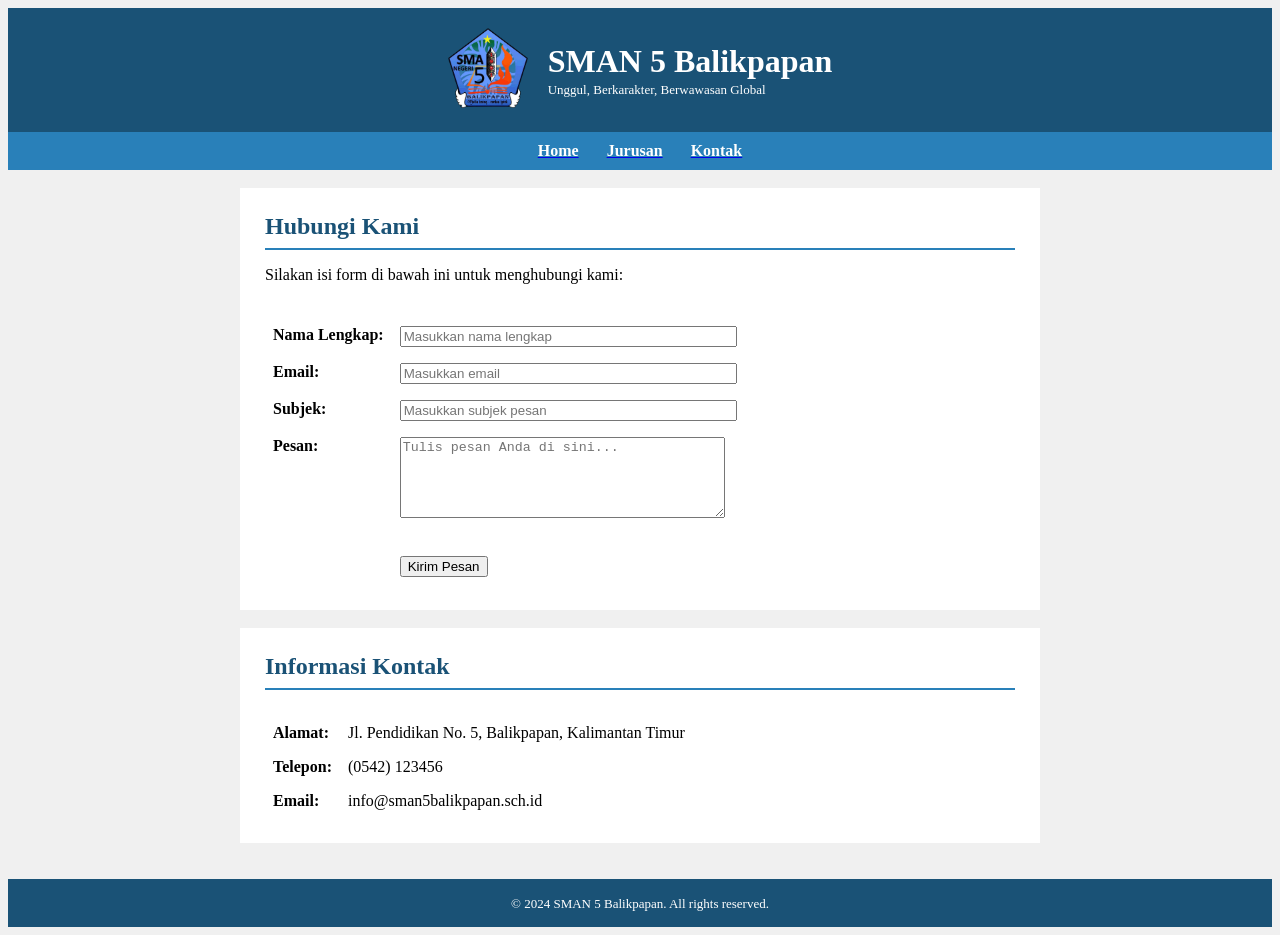
<file: Pertemuan-03/kontak.html>
<!DOCTYPE html>
<html lang="id">
<head>
    <meta charset="UTF-8">
    <meta name="viewport" content="width=device-width, initial-scale=1.0">
    <title>Kontak - SMAN 5 Balikpapan</title>
</head>
<body bgcolor="#f0f0f0">

    <!-- Header -->
    <table width="100%" bgcolor="#1a5276" cellpadding="20" cellspacing="0">
        <tr>
            <td align="center">
                <table cellpadding="0" cellspacing="0">
                    <tr>
                        <td valign="middle">
                            <img src="assets/logo.png" alt="Logo SMAN 5 Balikpapan" width="80" height="80">
                        </td>
                        <td valign="middle" width="20"></td>
                        <td valign="middle">
                            <font color="white" size="6"><b>SMAN 5 Balikpapan</b></font><br>
                            <font color="white" size="2">Unggul, Berkarakter, Berwawasan Global</font>
                        </td>
                    </tr>
                </table>
            </td>
        </tr>
    </table>

    <!-- Navigation -->
    <table width="100%" bgcolor="#2980b9" cellpadding="10" cellspacing="0">
        <tr>
            <td align="center">
                <a href="index.html"><font color="white" size="3"><b>Home</b></font></a>
                &nbsp;&nbsp;&nbsp;&nbsp;&nbsp;
                <a href="jurusan.html"><font color="white" size="3"><b>Jurusan</b></font></a>
                &nbsp;&nbsp;&nbsp;&nbsp;&nbsp;
                <a href="kontak.html"><font color="white" size="3"><b>Kontak</b></font></a>
            </td>
        </tr>
    </table>

    <br>

    <!-- Main Content -->
    <center>
        <table width="800" bgcolor="white" cellpadding="25" cellspacing="0" border="0">
            <tr>
                <td>
                    <font size="5" color="#1a5276"><b>Hubungi Kami</b></font>
                    <hr color="#2980b9" size="2">
                    <p>Silakan isi form di bawah ini untuk menghubungi kami:</p>

                    <br>

                    <form action="#" method="post">
                        <table cellpadding="8" cellspacing="0">
                            <tr>
                                <td valign="top"><b>Nama Lengkap:</b></td>
                                <td>
                                    <input type="text" name="nama" placeholder="Masukkan nama lengkap" size="40" required>
                                </td>
                            </tr>
                            <tr>
                                <td valign="top"><b>Email:</b></td>
                                <td>
                                    <input type="email" name="email" placeholder="Masukkan email" size="40" required>
                                </td>
                            </tr>
                            <tr>
                                <td valign="top"><b>Subjek:</b></td>
                                <td>
                                    <input type="text" name="subjek" placeholder="Masukkan subjek pesan" size="40" required>
                                </td>
                            </tr>
                            <tr>
                                <td valign="top"><b>Pesan:</b></td>
                                <td>
                                    <textarea name="pesan" placeholder="Tulis pesan Anda di sini..." rows="5" cols="38" required></textarea>
                                </td>
                            </tr>
                            <tr>
                                <td></td>
                                <td>
                                    <br>
                                    <button type="submit">Kirim Pesan</button>
                                </td>
                            </tr>
                        </table>
                    </form>
                </td>
            </tr>
        </table>

        <br>

        <table width="800" bgcolor="white" cellpadding="25" cellspacing="0" border="0">
            <tr>
                <td>
                    <font size="5" color="#1a5276"><b>Informasi Kontak</b></font>
                    <hr color="#2980b9" size="2">
                    <br>
                    <table cellpadding="8" cellspacing="0">
                        <tr>
                            <td valign="top"><b>Alamat:</b></td>
                            <td>Jl. Pendidikan No. 5, Balikpapan, Kalimantan Timur</td>
                        </tr>
                        <tr>
                            <td><b>Telepon:</b></td>
                            <td>(0542) 123456</td>
                        </tr>
                        <tr>
                            <td><b>Email:</b></td>
                            <td>info@sman5balikpapan.sch.id</td>
                        </tr>
                    </table>
                </td>
            </tr>
        </table>
    </center>

    <br><br>

    <!-- Footer -->
    <table width="100%" bgcolor="#1a5276" cellpadding="15" cellspacing="0">
        <tr>
            <td align="center">
                <font color="white" size="2">&copy; 2024 SMAN 5 Balikpapan. All rights reserved.</font>
            </td>
        </tr>
    </table>

</body>
</html>
</file>
<file: Pertemuan-01/style.css>
:root {
    --bg-body: #fdf2f8;
    --surface: #ffffff;
    --primary: #db2777;
    --primary-soft: #fce7f3;
    --primary-hover: #be185d;
    --purple: #9333ea;
    --purple-soft: #f3e8ff;
    --text-main: #111827;
    --text-muted: #374151;
    --border-light: #f3f4f6;
    --radius-xl: 22px;
    --radius-lg: 12px;
    --shadow-soft: 0 16px 32px -12px rgba(147, 51, 234, 0.12);
    --shadow-hover: 0 20px 40px -10px rgba(147, 51, 234, 0.20);
}

* {
    box-sizing: border-box;
    margin: 0;
    padding: 0;
}

html {
    font-size: 80%;
}

body {
    background-color: var(--bg-body);
    background-image: radial-gradient(at top left, var(--primary-soft) 0%, transparent 50%), 
                      radial-gradient(at bottom right, var(--purple-soft) 0%, transparent 50%);
    background-attachment: fixed;
    color: var(--text-main);
    font-family: 'Inter', sans-serif;
    line-height: 1.6;
    padding: 1.5rem;
    -webkit-font-smoothing: antialiased;
    overflow-x: hidden;
}

.main-container {
    max-width: 1024px;
    margin: 0 auto;
    display: flex;
    flex-direction: column;
    gap: 1.5rem;
}

.card {
    background: var(--surface);
    border-radius: var(--radius-xl);
    padding: 2.5rem;
    box-shadow: var(--shadow-soft);
    border: 1px solid rgba(255, 255, 255, 0.9);
    transition: all 0.4s cubic-bezier(0.175, 0.885, 0.32, 1.275);
    position: relative;
    z-index: 1;
}

.card:hover {
    transform: translateY(-6px);
    box-shadow: var(--shadow-hover);
    border-color: var(--purple-soft);
}

.profile-header {
    text-align: center;
    display: flex;
    flex-direction: column;
    align-items: center;
    justify-content: center;
    background: linear-gradient(135deg, #ffffff 0%, #fff1f6 50%, #f3e8ff 100%);
    padding: 3rem 1.5rem;
}

.profile-img {
    width: 144px;
    height: 144px;
    border-radius: 50%;
    object-fit: cover;
    border: 5px solid var(--surface);
    box-shadow: 0 0 0 5px var(--primary-soft), 0 12px 28px rgba(147, 51, 234, 0.2);
    margin-bottom: 1.5rem;
    transition: transform 0.5s cubic-bezier(0.175, 0.885, 0.32, 1.275);
}

.profile-header:hover .profile-img {
    transform: scale(1.08) rotate(3deg);
    box-shadow: 0 0 0 5px var(--purple-soft), 0 15px 35px rgba(219, 39, 119, 0.3);
}

h1 {
    font-size: 2.2rem;
    font-weight: 800;
    margin-bottom: 1rem;
    background: linear-gradient(to right, var(--primary), var(--purple));
    -webkit-background-clip: text;
    -webkit-text-fill-color: transparent;
    letter-spacing: -0.5px;
    line-height: 1.2;
}

.bio {
    font-size: 1.1rem;
    color: var(--text-muted);
    margin-bottom: 2rem;
    max-width: 720px;
    margin-left: auto;
    margin-right: auto;
    font-weight: 400;
}

.contact-box {
    display: inline-flex;
    flex-wrap: wrap;
    justify-content: center;
    gap: 1.5rem;
    background: linear-gradient(to right, var(--primary-soft), var(--purple-soft));
    padding: 1rem 2rem;
    border-radius: 40px;
}

.contact-link {
    color: var(--primary);
    text-decoration: none;
    font-size: 1rem;
    font-weight: 600;
    display: flex;
    align-items: center;
    gap: 0.5rem;
    transition: color 0.2s ease, transform 0.2s ease;
}

.contact-link:hover {
    color: var(--purple);
    transform: translateY(-2px);
}

.layout-grid {
    display: grid;
    grid-template-columns: 1fr 1fr;
    gap: 1.5rem;
}

.section-title {
    font-size: 1.2rem;
    font-weight: 800;
    text-transform: uppercase;
    letter-spacing: 1px;
    color: var(--text-main);
    margin-bottom: 1.5rem;
    display: flex;
    align-items: center;
    position: relative;
}

.section-title::after {
    content: '';
    flex: 1;
    height: 3px;
    background: linear-gradient(to right, var(--primary), var(--purple), transparent);
    margin-left: 1rem;
    border-radius: 3px;
    opacity: 0.4;
}

.timeline {
    position: relative;
    padding-left: 1.2rem;
}

.timeline-item {
    position: relative;
    padding-left: 2rem;
    margin-bottom: 2rem;
    border-left: 2px solid var(--primary-soft);
    transition: border-color 0.3s ease;
}

.timeline-item:hover {
    border-left-color: var(--purple);
}

.timeline-item:last-child {
    margin-bottom: 0;
    border-left-color: transparent;
}

.timeline-item::before {
    content: '';
    position: absolute;
    left: -0.5rem;
    top: 0.3rem;
    width: 14px;
    height: 14px;
    border-radius: 50%;
    background: var(--primary);
    box-shadow: 0 0 0 4px var(--primary-soft);
    transition: transform 0.4s cubic-bezier(0.175, 0.885, 0.32, 1.275), background-color 0.3s, box-shadow 0.3s;
}

.timeline-item:hover::before {
    transform: scale(1.3);
    background: var(--purple);
    box-shadow: 0 0 0 4px var(--purple-soft);
}

.item-header {
    display: flex;
    justify-content: space-between;
    align-items: flex-start;
    margin-bottom: 0.6rem;
    flex-wrap: wrap;
    gap: 0.6rem;
}

.item-title {
    font-weight: 800;
    font-size: 1.15rem;
    color: var(--text-main);
}

.item-location {
    color: var(--text-muted);
    font-weight: 500;
}

.item-date {
    font-size: 0.85rem;
    font-weight: 700;
    color: var(--primary);
    background: var(--primary-soft);
    padding: 0.3rem 0.8rem;
    border-radius: 40px;
    transition: background-color 0.3s, color 0.3s;
}

.timeline-item:hover .item-date {
    background: var(--purple-soft);
    color: var(--purple);
}

.item-subtitle {
    font-weight: 700;
    color: var(--text-muted);
    font-size: 1rem;
    margin-bottom: 0.8rem;
}

.item-desc {
    font-size: 0.95rem;
    color: var(--text-muted);
    line-height: 1.6;
}

.item-desc ul {
    padding-left: 1.2rem;
    margin-top: 0.6rem;
}

.item-desc li {
    margin-bottom: 0.4rem;
}

.skills-grid {
    display: grid;
    grid-template-columns: repeat(auto-fit, minmax(220px, 1fr));
    gap: 1.5rem;
}

.skills-category h3 {
    font-size: 1rem;
    font-weight: 800;
    color: var(--primary);
    text-transform: uppercase;
    margin-bottom: 0.8rem;
    letter-spacing: 0.5px;
}

.tags {
    display: flex;
    flex-wrap: wrap;
    gap: 0.8rem;
}

.tag {
    background: var(--primary-soft);
    color: var(--primary);
    padding: 0.5rem 1.2rem;
    border-radius: 40px;
    font-size: 0.9rem;
    font-weight: 600;
    transition: all 0.3s ease;
    cursor: default;
}

.tag:hover {
    background: var(--purple);
    color: var(--surface);
    transform: translateY(-2px);
    box-shadow: 0 4px 12px rgba(147, 51, 234, 0.2);
}

.tag.neutral {
    background: var(--border-light);
    color: var(--text-muted);
}

.tag.neutral:hover {
    background: var(--text-muted);
    color: var(--surface);
}

.achievements-list {
    list-style: none;
    padding: 0;
    display: grid;
    grid-template-columns: repeat(auto-fit, minmax(320px, 1fr));
    gap: 1.2rem;
}

.achievements-list li {
    position: relative;
    padding: 1rem 1rem 1rem 2.5rem;
    font-size: 0.95rem;
    color: var(--text-muted);
    background: var(--surface);
    border: 1px solid var(--border-light);
    border-radius: var(--radius-lg);
    transition: all 0.3s ease;
}

.achievements-list li:hover {
    border-color: var(--purple-soft);
    background: var(--purple-soft);
    transform: translateX(4px);
}

.achievements-list li::before {
    content: '✦';
    position: absolute;
    left: 1rem;
    top: 1rem;
    color: var(--purple);
    font-size: 1.2rem;
    line-height: 1;
}

.achievements-list strong {
    color: var(--text-main);
    font-weight: 800;
}

.extra-grid {
    display: grid;
    grid-template-columns: repeat(auto-fit, minmax(280px, 1fr));
    gap: 1.2rem;
}

.extra-card {
    background: var(--surface);
    border: 1px solid var(--border-light);
    padding: 1.5rem;
    border-radius: var(--radius-lg);
    transition: all 0.3s ease;
    display: flex;
    flex-direction: column;
}

.extra-card:hover {
    border-color: var(--purple-soft);
    background: var(--purple-soft);
    transform: translateY(-4px);
    box-shadow: 0 8px 16px rgba(147, 51, 234, 0.15);
}

.extra-label {
    display: block;
    font-size: 0.8rem;
    text-transform: uppercase;
    font-weight: 800;
    color: var(--text-muted);
    margin-bottom: 0.4rem;
    letter-spacing: 0.5px;
}

.extra-value {
    display: block;
    font-size: 1.1rem;
    font-weight: 800;
    color: var(--purple);
    margin-bottom: 0.8rem;
    line-height: 1.2;
}

.extra-detail {
    font-size: 0.95rem;
    color: var(--text-muted);
    line-height: 1.5;
}

.footer {
    text-align: center;
    padding: 1.5rem 0;
    font-size: 0.9rem;
    font-weight: 500;
    color: var(--text-muted);
}

.animate-up {
    opacity: 0;
    transform: translateY(40px) scale(0.98);
    transition: opacity 0.8s cubic-bezier(0.165, 0.84, 0.44, 1), transform 0.8s cubic-bezier(0.165, 0.84, 0.44, 1);
}

.animate-up.is-visible {
    opacity: 1;
    transform: translateY(0) scale(1);
}

@media (max-width: 1024px) {
    .layout-grid {
        grid-template-columns: 1fr;
    }
}

@media (max-width: 768px) {
    body {
        padding: 1rem;
    }
    .card {
        padding: 1.5rem;
    }
    h1 {
        font-size: 2rem;
    }
    .profile-img {
        width: 120px;
        height: 120px;
    }
    .contact-box {
        flex-direction: column;
        align-items: center;
        gap: 1rem;
        width: 100%;
        border-radius: var(--radius-lg);
        padding: 1.2rem;
    }
    .achievements-list {
        grid-template-columns: 1fr;
    }
    .extra-grid {
        grid-template-columns: 1fr;
    }
}
</file>
